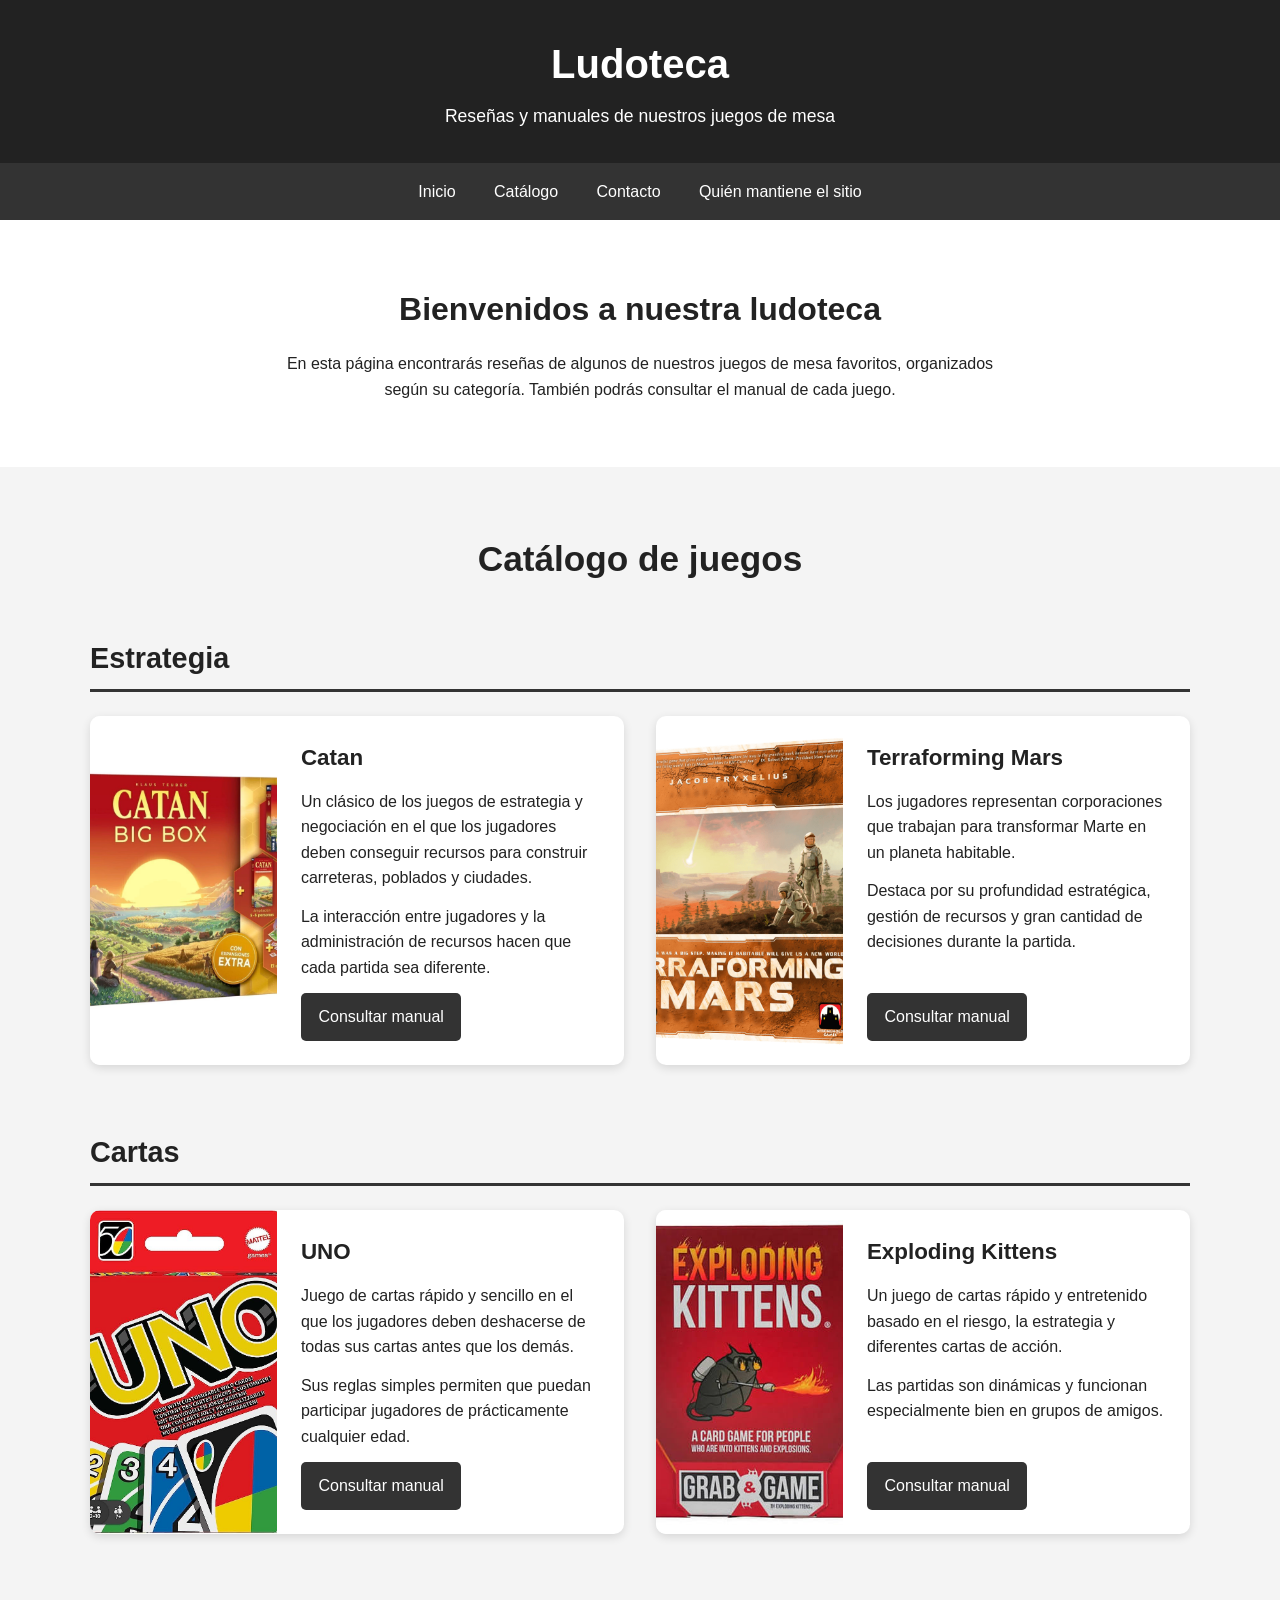
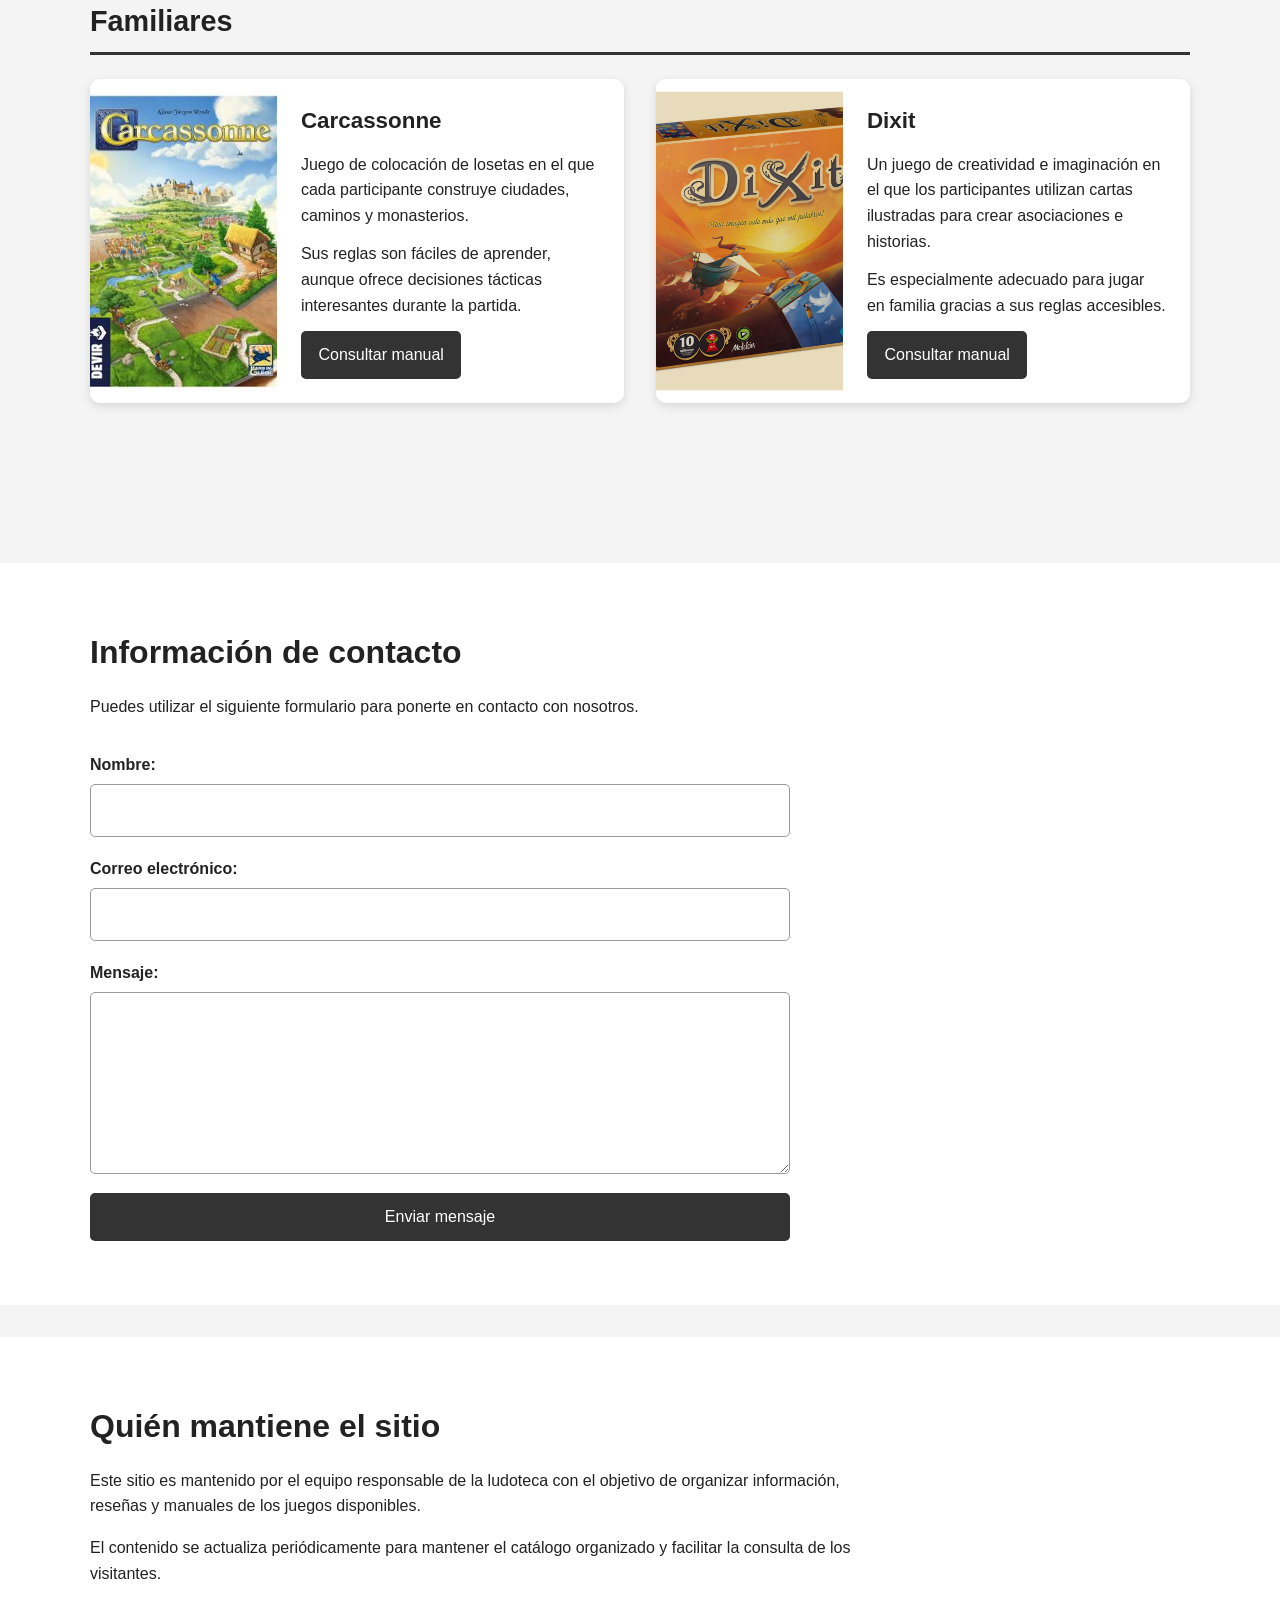
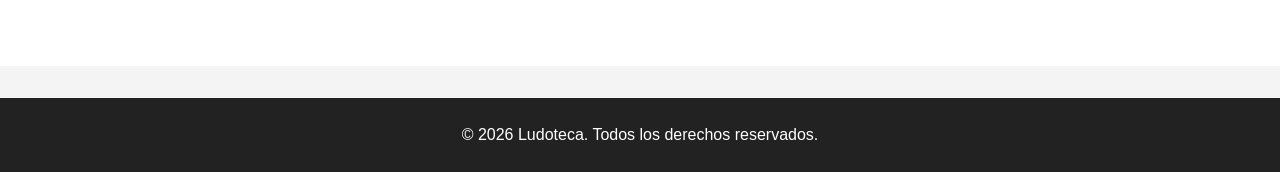
<file: ChatGPT/index.html>
<!DOCTYPE html>
<html lang="es">
<head>
    <meta charset="UTF-8">

    <meta name="viewport" content="width=device-width, initial-scale=1.0">

    <meta name="description"
          content="Ludoteca con reseñas de juegos de mesa organizados por categorías: estrategia, cartas y familiares.">
    <meta name="keywords"
          content="juegos de mesa, ludoteca, reseñas, estrategia, cartas, familiares">
    <meta name="author"
          content="Ludoteca IA">

    <title>Ludoteca - Reseñas de Juegos de Mesa</title>

    <link rel="stylesheet" href="estilosIA.css">
</head>

<body>

    <header class="encabezado">
        <div class="contenedor">
            <h1>Ludoteca</h1>
            <p>Reseñas y manuales de nuestros juegos de mesa</p>
        </div>
    </header>

    <nav class="navegacion" aria-label="Navegación principal">
        <div class="contenedor">
            <ul class="menu">
                <li><a href="#inicio">Inicio</a></li>

                <li class="submenu">
                    <a href="#catalogo">Catálogo</a>
                    <ul class="submenu-lista">
                        <li><a href="#estrategia">Estrategia</a></li>
                        <li><a href="#cartas">Cartas</a></li>
                        <li><a href="#familiares">Familiares</a></li>
                    </ul>
                </li>

                <li><a href="#contacto">Contacto</a></li>
                <li><a href="#mantenimiento">Quién mantiene el sitio</a></li>
            </ul>
        </div>
    </nav>

    <main id="inicio">

        <section class="presentacion">
            <div class="contenedor">
                <h2>Bienvenidos a nuestra ludoteca</h2>

                <p>
                    En esta página encontrarás reseñas de algunos de nuestros
                    juegos de mesa favoritos, organizados según su categoría.
                    También podrás consultar el manual de cada juego.
                </p>
            </div>
        </section>

        <section id="catalogo" class="catalogo">
            <div class="contenedor">

                <h2>Catálogo de juegos</h2>

                <!-- ========================= -->
                <!-- CATEGORÍA ESTRATEGIA       -->
                <!-- ========================= -->

                <section id="estrategia" class="categoria">

                    <h3>Estrategia</h3>

                    <div class="juegos-grid">

                        <article class="tarjeta-juego">

                            <figure class="portada">
                                <img
                                    src="imagenes/catan.png"
                                    alt="Portada del juego Catan"
                                >
                            </figure>

                            <div class="contenido-tarjeta">
                                <h4>Catan</h4>

                                <p>
                                    Un clásico de los juegos de estrategia y
                                    negociación en el que los jugadores deben
                                    conseguir recursos para construir carreteras,
                                    poblados y ciudades.
                                </p>

                                <p>
                                    La interacción entre jugadores y la
                                    administración de recursos hacen que cada
                                    partida sea diferente.
                                </p>

                                <a
                                    class="boton"
                                    href="reglamentos/Catan-reglas.pdf"
                                    target="_blank"
                                >
                                    Consultar manual
                                </a>
                            </div>

                        </article>

                        <article class="tarjeta-juego">

                            <figure class="portada">
                                <img
                                    src="imagenes/Terraforming-Mars.png"
                                    alt="Portada del juego Terraforming Mars"
                                >
                            </figure>

                            <div class="contenido-tarjeta">
                                <h4>Terraforming Mars</h4>

                                <p>
                                    Los jugadores representan corporaciones
                                    que trabajan para transformar Marte en un
                                    planeta habitable.
                                </p>

                                <p>
                                    Destaca por su profundidad estratégica,
                                    gestión de recursos y gran cantidad de
                                    decisiones durante la partida.
                                </p>

                                <a
                                    class="boton"
                                    href="reglamentos/Terraforming-mars.pdf"
                                    target="_blank"
                                >
                                    Consultar manual
                                </a>
                            </div>

                        </article>

                    </div>
                </section>

                <!-- ========================= -->
                <!-- CATEGORÍA CARTAS           -->
                <!-- ========================= -->

                <section id="cartas" class="categoria">

                    <h3>Cartas</h3>

                    <div class="juegos-grid">

                        <article class="tarjeta-juego">

                            <figure class="portada">
                                <img
                                    src="imagenes/uno.jpg"
                                    alt="Portada del juego UNO"
                                >
                            </figure>

                            <div class="contenido-tarjeta">
                                <h4>UNO</h4>

                                <p>
                                    Juego de cartas rápido y sencillo en el que
                                    los jugadores deben deshacerse de todas sus
                                    cartas antes que los demás.
                                </p>

                                <p>
                                    Sus reglas simples permiten que puedan
                                    participar jugadores de prácticamente
                                    cualquier edad.
                                </p>

                                <a
                                    class="boton"
                                    href="reglamentos/UNO-reglas.pdf"
                                    target="_blank"
                                >
                                    Consultar manual
                                </a>
                            </div>

                        </article>

                        <article class="tarjeta-juego">

                            <figure class="portada">
                                <img
                                    src="imagenes/exploding-kittens.jpg"
                                    alt="Portada del juego Exploding Kittens"
                                >
                            </figure>

                            <div class="contenido-tarjeta">
                                <h4>Exploding Kittens</h4>

                                <p>
                                    Un juego de cartas rápido y entretenido
                                    basado en el riesgo, la estrategia y
                                    diferentes cartas de acción.
                                </p>

                                <p>
                                    Las partidas son dinámicas y funcionan
                                    especialmente bien en grupos de amigos.
                                </p>

                                <a
                                    class="boton"
                                    href="reglamentos/reglament-exploding-kittens.pdf"
                                    target="_blank"
                                >
                                    Consultar manual
                                </a>
                            </div>

                        </article>

                    </div>
                </section>

                <!-- ========================= -->
                <!-- CATEGORÍA FAMILIARES       -->
                <!-- ========================= -->

                <section id="familiares" class="categoria">

                    <h3>Familiares</h3>

                    <div class="juegos-grid">

                        <article class="tarjeta-juego">

                            <figure class="portada">
                                <img
                                    src="imagenes/carcassonne.jpg"
                                    alt="Portada del juego Carcassonne"
                                >
                            </figure>

                            <div class="contenido-tarjeta">
                                <h4>Carcassonne</h4>

                                <p>
                                    Juego de colocación de losetas en el que
                                    cada participante construye ciudades,
                                    caminos y monasterios.
                                </p>

                                <p>
                                    Sus reglas son fáciles de aprender,
                                    aunque ofrece decisiones tácticas
                                    interesantes durante la partida.
                                </p>

                                <a
                                    class="boton"
                                    href="reglamentos/reglas-carcassonne-zacatrus.pdf"
                                    target="_blank"
                                >
                                    Consultar manual
                                </a>
                            </div>

                        </article>

                        <article class="tarjeta-juego">

                            <figure class="portada">
                                <img
                                    src="imagenes/dixit.webp"
                                    alt="Portada del juego Dixit"
                                >
                            </figure>

                            <div class="contenido-tarjeta">
                                <h4>Dixit</h4>

                                <p>
                                    Un juego de creatividad e imaginación en
                                    el que los participantes utilizan cartas
                                    ilustradas para crear asociaciones e
                                    historias.
                                </p>

                                <p>
                                    Es especialmente adecuado para jugar en
                                    familia gracias a sus reglas accesibles.
                                </p>

                                <a
                                    class="boton"
                                    href="reglamentos/dixit-reglas-zacatrus.pdf"
                                    target="_blank"
                                >
                                    Consultar manual
                                </a>
                            </div>

                        </article>

                    </div>
                </section>

            </div>
        </section>

        <!-- ========================= -->
        <!-- CONTACTO                   -->
        <!-- ========================= -->

        <section id="contacto" class="seccion-info">
            <div class="contenedor">

                <h2>Información de contacto</h2>

                <p>
                    Puedes utilizar el siguiente formulario para ponerte
                    en contacto con nosotros.
                </p>

                <form class="formulario" action="#" method="post">

                    <div class="campo">
                        <label for="nombre">Nombre:</label>
                        <input
                            type="text"
                            id="nombre"
                            name="nombre"
                            required
                        >
                    </div>

                    <div class="campo">
                        <label for="correo">Correo electrónico:</label>
                        <input
                            type="email"
                            id="correo"
                            name="correo"
                            required
                        >
                    </div>

                    <div class="campo">
                        <label for="mensaje">Mensaje:</label>
                        <textarea
                            id="mensaje"
                            name="mensaje"
                            rows="6"
                            required
                        ></textarea>
                    </div>

                    <button type="submit" class="boton">
                        Enviar mensaje
                    </button>

                </form>

            </div>
        </section>

        <!-- ========================= -->
        <!-- MANTENIMIENTO              -->
        <!-- ========================= -->

        <section id="mantenimiento" class="seccion-info">
            <div class="contenedor">

                <h2>Quién mantiene el sitio</h2>

                <p>
                    Este sitio es mantenido por el equipo responsable de la
                    ludoteca con el objetivo de organizar información,
                    reseñas y manuales de los juegos disponibles.
                </p>

                <p>
                    El contenido se actualiza periódicamente para mantener
                    el catálogo organizado y facilitar la consulta de los
                    visitantes.
                </p>

            </div>
        </section>

    </main>

    <footer class="pie">
        <div class="contenedor">
            <p>&copy; 2026 Ludoteca. Todos los derechos reservados.</p>
        </div>
    </footer>

</body>
</html>
</file>
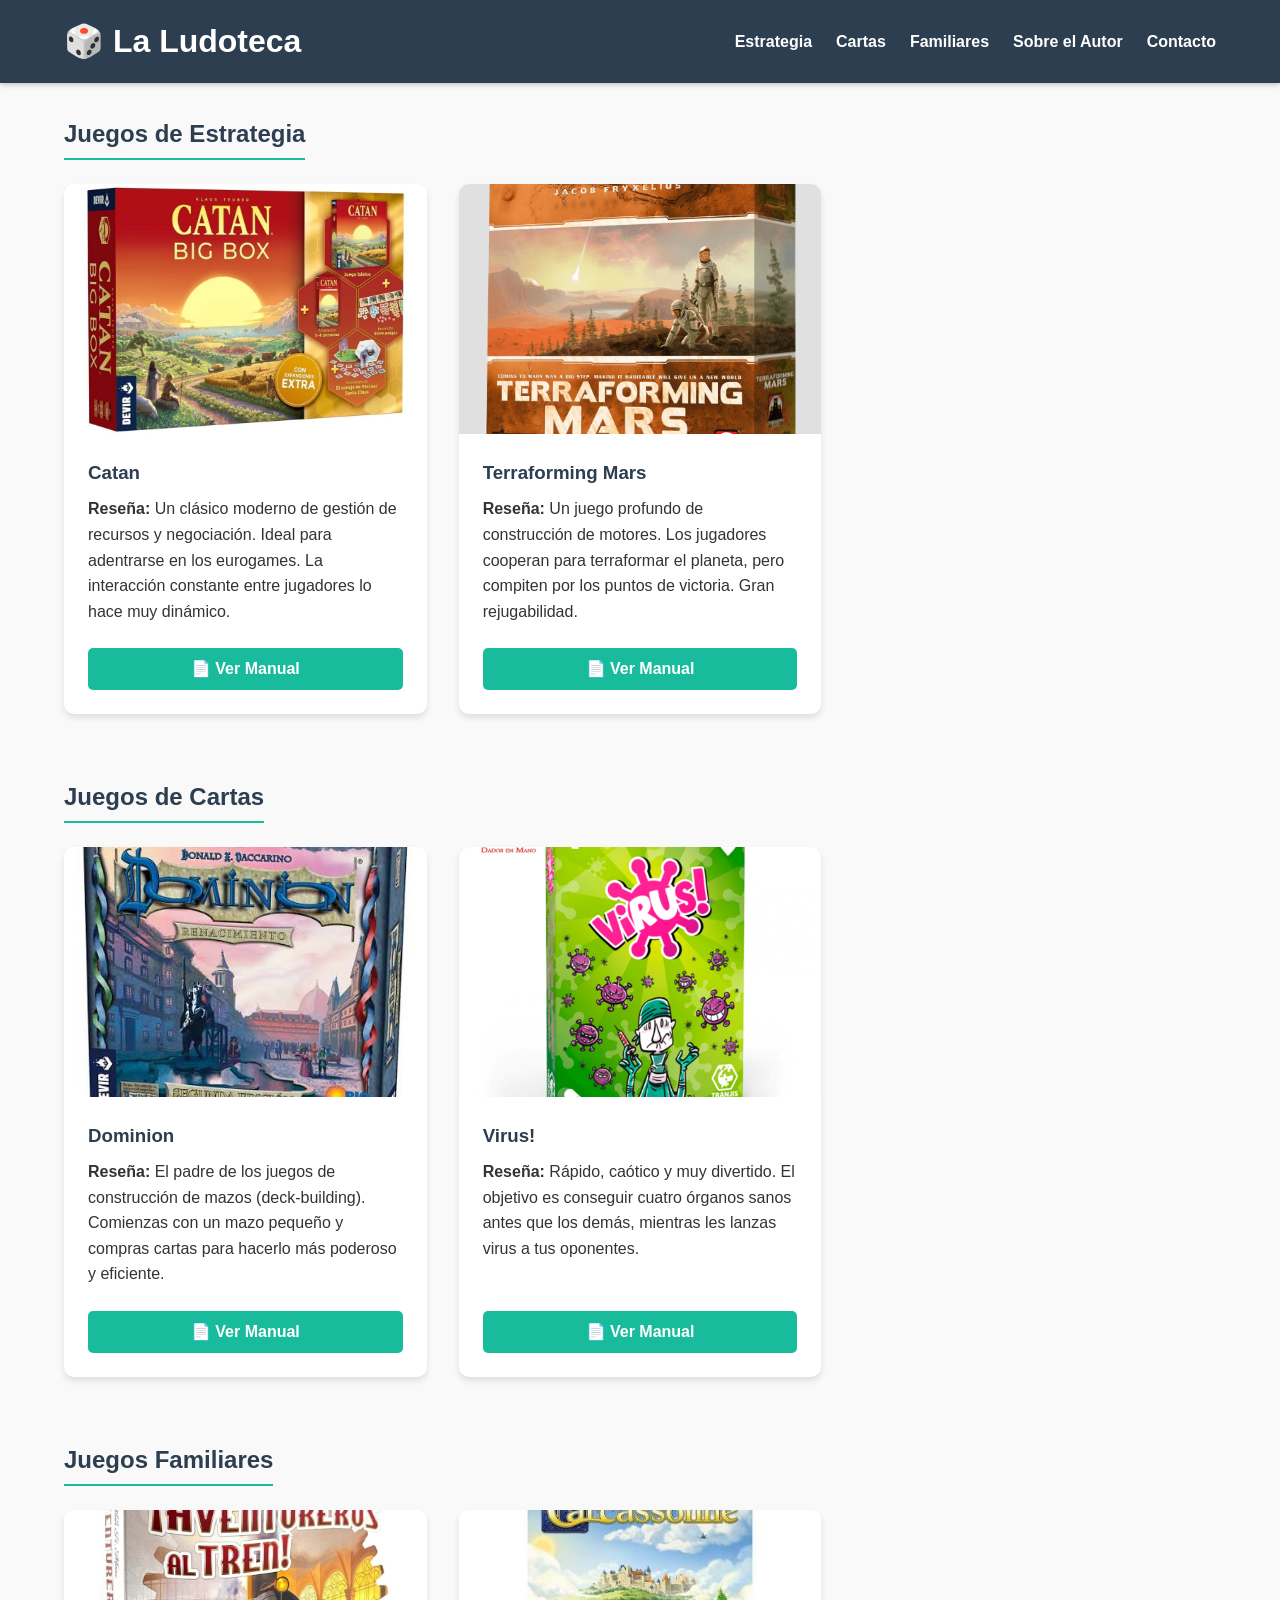
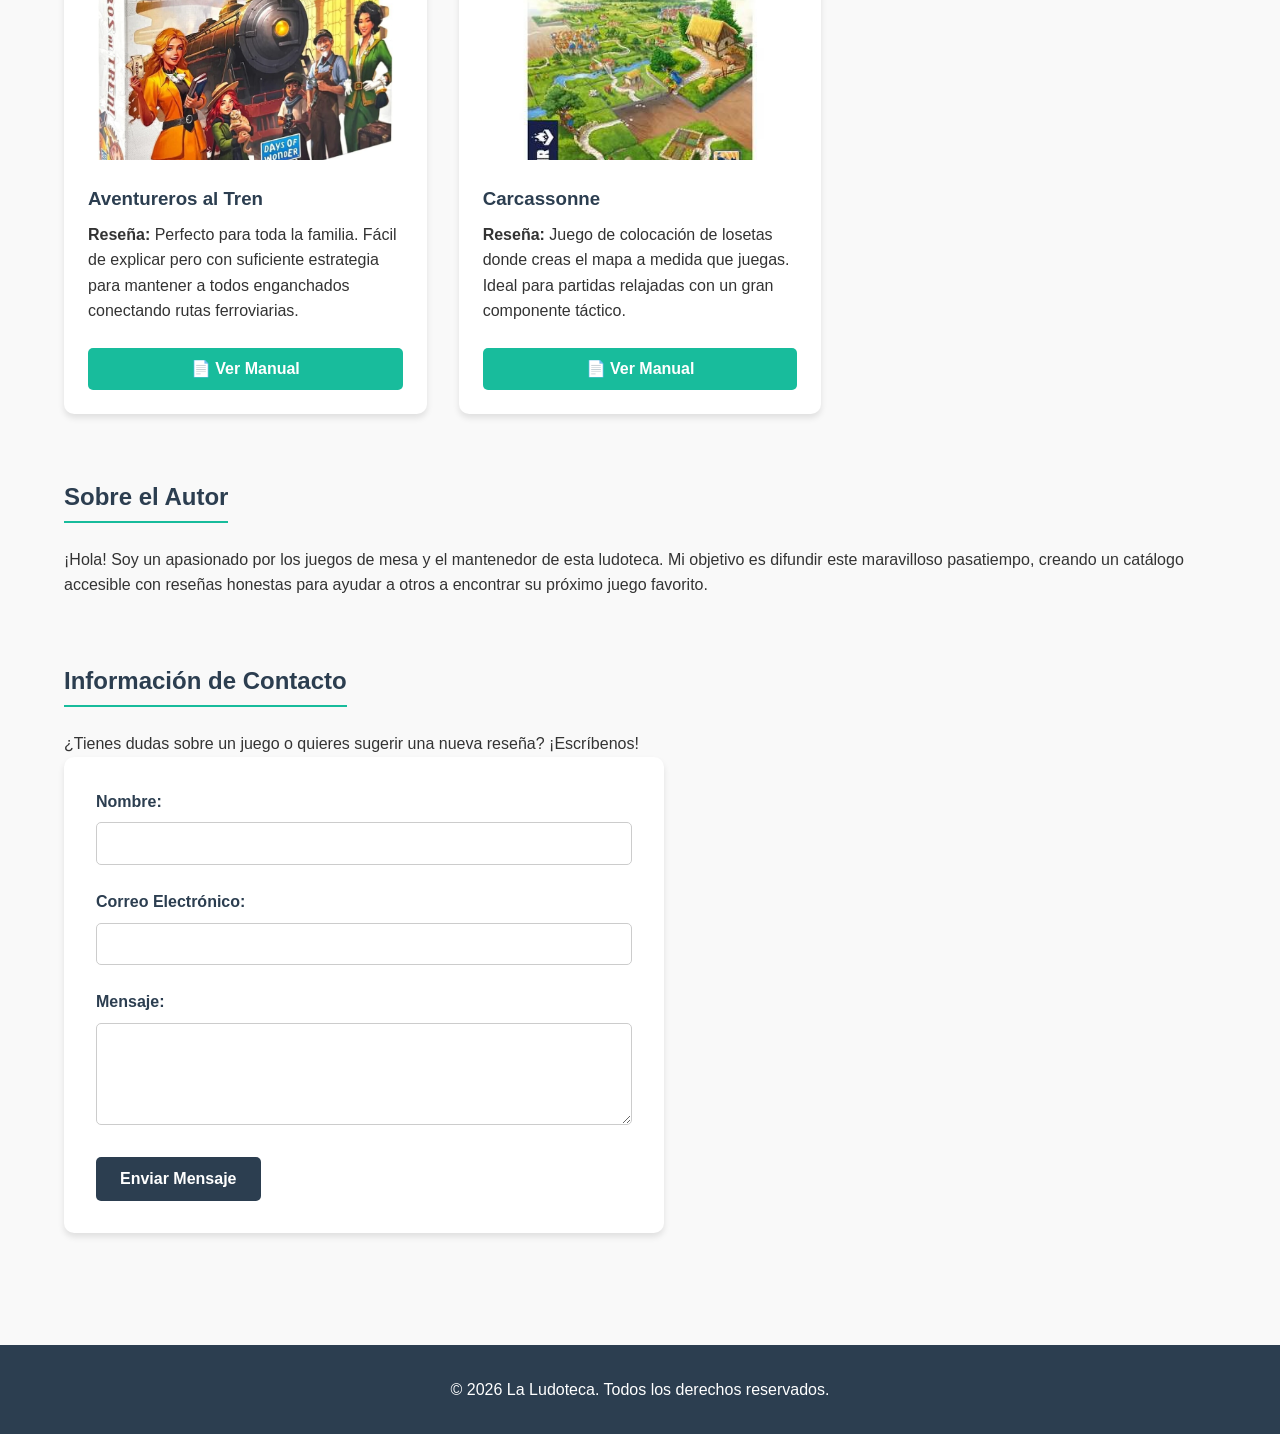
<file: Gemini/index.html>
<!DOCTYPE html>
<html lang="es">
<head>
    <meta charset="UTF-8">
    <meta name="viewport" content="width=device-width, initial-scale=1.0">
    <meta name="description" content="Catálogo y reseñas de juegos de mesa de nuestra ludoteca. Descubre juegos de estrategia, cartas y familiares.">
    <meta name="author" content="Ludoteca BoardGames">
    <title>Ludoteca - Reseñas de Juegos de Mesa</title>
    <!-- Enlace al archivo CSS externo tal como fue solicitado -->
    <link rel="stylesheet" href="estilosIA.css">
</head>
<body>

    <header class="encabezado">
        <div class="contenedor">
            <h1>🎲 La Ludoteca</h1>
            <nav class="navegacion" aria-label="Navegación principal">
                <ul>
                    <li><a href="#estrategia">Estrategia</a></li>
                    <li><a href="#cartas">Cartas</a></li>
                    <li><a href="#familiares">Familiares</a></li>
                    <li><a href="#sobre-quien-mantiene">Sobre el Autor</a></li>
                    <li><a href="#contacto">Contacto</a></li>
                </ul>
            </nav>
        </div>
    </header>

    <main class="contenedor">
        
        <!-- Categoría: Estrategia -->
        <section id="estrategia" class="seccion-juegos">
            <h2>Juegos de Estrategia</h2>
            <div class="grilla-juegos">
                <article class="tarjeta-juego">
                    <img src="imagenes/catan.png" alt="Portada del juego Catan" class="portada">
                    <div class="contenido-tarjeta">
                        <h3>Catan</h3>
                        <p><strong>Reseña:</strong> Un clásico moderno de gestión de recursos y negociación. Ideal para adentrarse en los eurogames. La interacción constante entre jugadores lo hace muy dinámico.</p>
                        <a href="reglamentos/Catan-reglas.pdf" class="btn-manual" target="_blank" rel="noopener">📄 Ver Manual</a>
                    </div>
                </article>
                <article class="tarjeta-juego">
                    <img src="imagenes/Terraforming-Mars.png" alt="Portada del juego Terraforming Mars" class="portada">
                    <div class="contenido-tarjeta">
                        <h3>Terraforming Mars</h3>
                        <p><strong>Reseña:</strong> Un juego profundo de construcción de motores. Los jugadores cooperan para terraformar el planeta, pero compiten por los puntos de victoria. Gran rejugabilidad.</p>
                        <a href="reglamentos/Terraforming-mars.pdf" class="btn-manual" target="_blank" rel="noopener">📄 Ver Manual</a>
                    </div>
                </article>
            </div>
        </section>

        <!-- Categoría: Cartas -->
        <section id="cartas" class="seccion-juegos">
            <h2>Juegos de Cartas</h2>
            <div class="grilla-juegos">
                <article class="tarjeta-juego">
                    <img src="imagenes/dominion.jpg" alt="Portada del juego Dominion" class="portada">
                    <div class="contenido-tarjeta">
                        <h3>Dominion</h3>
                        <p><strong>Reseña:</strong> El padre de los juegos de construcción de mazos (deck-building). Comienzas con un mazo pequeño y compras cartas para hacerlo más poderoso y eficiente.</p>
                        <a href="reglamentos/Dominion.pdf" class="btn-manual" target="_blank" rel="noopener">📄 Ver Manual</a>
                    </div>
                </article>
                <article class="tarjeta-juego">
                    <img src="imagenes/virus.webp" alt="Portada del juego Virus!" class="portada">
                    <div class="contenido-tarjeta">
                        <h3>Virus!</h3>
                        <p><strong>Reseña:</strong> Rápido, caótico y muy divertido. El objetivo es conseguir cuatro órganos sanos antes que los demás, mientras les lanzas virus a tus oponentes.</p>
                        <a href="reglamentos/Virus.pdf" class="btn-manual" target="_blank" rel="noopener">📄 Ver Manual</a>
                    </div>
                </article>
            </div>
        </section>

        <!-- Categoría: Familiares -->
        <section id="familiares" class="seccion-juegos">
            <h2>Juegos Familiares</h2>
            <div class="grilla-juegos">
                <article class="tarjeta-juego">
                    <img src="imagenes/aventureros-al-tren.webp" alt="Portada del juego Aventureros al Tren" class="portada">
                    <div class="contenido-tarjeta">
                        <h3>Aventureros al Tren</h3>
                        <p><strong>Reseña:</strong> Perfecto para toda la familia. Fácil de explicar pero con suficiente estrategia para mantener a todos enganchados conectando rutas ferroviarias.</p>
                        <a href="reglamentos/reglas-aventureros-al-tren-europa-zacatrus.pdf" class="btn-manual" target="_blank" rel="noopener">📄 Ver Manual</a>
                    </div>
                </article>
                <article class="tarjeta-juego">
                    <img src="imagenes/carcassonne.jpg" alt="Portada del juego Carcassonne" class="portada">
                    <div class="contenido-tarjeta">
                        <h3>Carcassonne</h3>
                        <p><strong>Reseña:</strong> Juego de colocación de losetas donde creas el mapa a medida que juegas. Ideal para partidas relajadas con un gran componente táctico.</p>
                        <a href="reglamentos/reglas-carcassonne-zacatrus.pdf" class="btn-manual" target="_blank" rel="noopener">📄 Ver Manual</a>
                    </div>
                </article>
            </div>
        </section>

        <!-- Sección: Sobre Quien Mantiene -->
        <section id="sobre-quien-mantiene" class="seccion-info">
            <h2>Sobre el Autor</h2>
            <p>¡Hola! Soy un apasionado por los juegos de mesa y el mantenedor de esta ludoteca. Mi objetivo es difundir este maravilloso pasatiempo, creando un catálogo accesible con reseñas honestas para ayudar a otros a encontrar su próximo juego favorito.</p>
        </section>

        <!-- Sección: Contacto -->
        <section id="contacto" class="seccion-info">
            <h2>Información de Contacto</h2>
            <p>¿Tienes dudas sobre un juego o quieres sugerir una nueva reseña? ¡Escríbenos!</p>
            <form action="#" method="POST" class="formulario-contacto">
                <div class="grupo-form">
                    <label for="nombre">Nombre:</label>
                    <input type="text" id="nombre" name="nombre" required>
                </div>
                <div class="grupo-form">
                    <label for="email">Correo Electrónico:</label>
                    <input type="email" id="email" name="email" required>
                </div>
                <div class="grupo-form">
                    <label for="mensaje">Mensaje:</label>
                    <textarea id="mensaje" name="mensaje" rows="5" required></textarea>
                </div>
                <button type="submit" class="btn-enviar">Enviar Mensaje</button>
            </form>
        </section>

    </main>

    <footer class="pie-pagina">
        <p>&copy; 2026 La Ludoteca. Todos los derechos reservados.</p>
    </footer>

</body>
</html>
</file>
<file: ChatGPT/estilosIA.css>
/* =========================================
   CONFIGURACIÓN GENERAL
   ========================================= */

* {
    box-sizing: border-box;
    margin: 0;
    padding: 0;
}

html {
    scroll-behavior: smooth;
    scroll-padding-top: 90px;
}

body {
    font-family: Arial, Helvetica, sans-serif;
    line-height: 1.6;
    background-color: #f4f4f4;
    color: #222;
}

img {
    max-width: 100%;
    height: auto;
    display: block;
}

a {
    color: inherit;
}

.contenedor {
    width: min(1100px, 92%);
    margin: 0 auto;
}

/* =========================================
   ENCABEZADO
   ========================================= */

.encabezado {
    background-color: #222;
    color: white;
    text-align: center;
    padding: 2rem 0;
}

.encabezado h1 {
    font-size: 2.5rem;
    margin-bottom: 0.4rem;
}

.encabezado p {
    font-size: 1.1rem;
}

/* =========================================
   NAVEGACIÓN
   ========================================= */

.navegacion {
    background-color: #333;
    color: white;
    position: sticky;
    top: 0;
    z-index: 1000;
}

.menu {
    display: flex;
    justify-content: center;
    align-items: center;
    list-style: none;
    flex-wrap: wrap;
}

.menu > li {
    position: relative;
}

.menu a {
    display: block;
    text-decoration: none;
    padding: 1rem 1.2rem;
    transition: background-color 0.2s ease;
}

.menu a:hover,
.menu a:focus {
    background-color: #555;
}

/* =========================================
   SUBMENÚ DEL CATÁLOGO
   ========================================= */

.submenu-lista {
    display: none;
    position: absolute;
    top: 100%;
    left: 0;
    min-width: 180px;
    list-style: none;
    background-color: #333;
}

.submenu:hover .submenu-lista,
.submenu:focus-within .submenu-lista {
    display: block;
}

.submenu-lista li {
    width: 100%;
}

.submenu-lista a {
    width: 100%;
}

/* =========================================
   PRESENTACIÓN
   ========================================= */

.presentacion {
    background-color: white;
    padding: 4rem 0;
    text-align: center;
}

.presentacion h2 {
    margin-bottom: 1rem;
    font-size: 2rem;
}

.presentacion p {
    max-width: 750px;
    margin: 0 auto;
}

/* =========================================
   CATÁLOGO
   ========================================= */

.catalogo {
    padding: 4rem 0;
}

.catalogo > .contenedor > h2 {
    text-align: center;
    font-size: 2.2rem;
    margin-bottom: 3rem;
}

/* =========================================
   CATEGORÍAS
   ========================================= */

.categoria {
    margin-bottom: 4rem;
    scroll-margin-top: 90px;
}

.categoria h3 {
    font-size: 1.8rem;
    margin-bottom: 1.5rem;
    border-bottom: 3px solid #333;
    padding-bottom: 0.5rem;
}

/* =========================================
   GRID DE JUEGOS
   ========================================= */

.juegos-grid {
    display: grid;
    grid-template-columns: repeat(2, minmax(0, 1fr));
    gap: 2rem;
}

/* =========================================
   TARJETAS
   ========================================= */

.tarjeta-juego {
    background-color: white;
    border-radius: 10px;
    overflow: hidden;

    display: grid;
    grid-template-columns: minmax(150px, 35%) 1fr;

    box-shadow: 0 3px 10px rgba(0, 0, 0, 0.12);

    transition:
        transform 0.2s ease,
        box-shadow 0.2s ease;
}

.tarjeta-juego:hover {
    transform: translateY(-4px);
    box-shadow: 0 7px 18px rgba(0, 0, 0, 0.18);
}

.portada {
    width: 100%;
    height: 100%;
}

.portada img {
    width: 100%;
    height: 100%;
    min-height: 260px;
    object-fit: cover;
}

.contenido-tarjeta {
    display: flex;
    flex-direction: column;
    padding: 1.5rem;
}

.contenido-tarjeta h4 {
    font-size: 1.4rem;
    margin-bottom: 0.8rem;
}

.contenido-tarjeta p {
    margin-bottom: 0.8rem;
}

/* =========================================
   BOTONES
   ========================================= */

.boton {
    display: inline-block;
    align-self: flex-start;
    margin-top: auto;

    padding: 0.7rem 1.1rem;

    background-color: #333;
    color: white;

    border: none;
    border-radius: 5px;

    text-decoration: none;
    font: inherit;
    cursor: pointer;
}

.boton:hover,
.boton:focus {
    background-color: #555;
}

/* =========================================
   CONTACTO / INFORMACIÓN
   ========================================= */

.seccion-info {
    background-color: white;
    padding: 4rem 0;
    margin-top: 2rem;
    scroll-margin-top: 90px;
}

.seccion-info h2 {
    font-size: 2rem;
    margin-bottom: 1rem;
}

.seccion-info p {
    max-width: 800px;
    margin-bottom: 1rem;
}

/* =========================================
   FORMULARIO
   ========================================= */

.formulario {
    max-width: 700px;
    margin-top: 2rem;

    display: grid;
    gap: 1.2rem;
}

.campo {
    display: grid;
    gap: 0.4rem;
}

.campo label {
    font-weight: bold;
}

.campo input,
.campo textarea {
    width: 100%;

    padding: 0.8rem;

    border: 1px solid #999;
    border-radius: 5px;

    font: inherit;
    background-color: #fff;
}

.campo input:focus,
.campo textarea:focus {
    outline: 3px solid #aaa;
    border-color: #333;
}

/* =========================================
   PIE DE PÁGINA
   ========================================= */

.pie {
    background-color: #222;
    color: white;
    text-align: center;
    padding: 1.5rem 0;
    margin-top: 2rem;
}

/* =========================================
   RESPONSIVE - TABLETS
   ========================================= */

@media (max-width: 900px) {

    .juegos-grid {
        grid-template-columns: 1fr;
    }

    .tarjeta-juego {
        grid-template-columns: 220px 1fr;
    }
}

/* =========================================
   RESPONSIVE - CELULARES
   ========================================= */

@media (max-width: 600px) {

    .encabezado h1 {
        font-size: 2rem;
    }

    .menu {
        flex-direction: column;
        align-items: stretch;
    }

    .menu > li {
        width: 100%;
        text-align: center;
    }

    .submenu-lista {
        position: static;
        width: 100%;
    }

    .tarjeta-juego {
        grid-template-columns: 1fr;
    }

    .portada img {
        height: 260px;
        min-height: 0;
    }

    .contenido-tarjeta {
        padding: 1.2rem;
    }

    .presentacion,
    .catalogo,
    .seccion-info {
        padding: 3rem 0;
    }
}
</file>
<file: Gemini/estilosIA.css>
/* --- Variables y Reset --- */
:root {
    --color-primario: #2c3e50;
    --color-secundario: #18bc9c;
    --color-fondo: #f9f9f9;
    --color-texto: #333333;
    --color-blanco: #ffffff;
    --fuente-principal: 'Segoe UI', Tahoma, Geneva, Verdana, sans-serif;
}

* {
    margin: 0;
    padding: 0;
    box-sizing: border-box;
}

/* Scroll suave para los anclajes (Requisito clave sin JS) */
html {
    scroll-behavior: smooth;
}

body {
    font-family: var(--fuente-principal);
    background-color: var(--color-fondo);
    color: var(--color-texto);
    line-height: 1.6;
}

.contenedor {
    width: 90%;
    max-width: 1200px;
    margin: 0 auto;
}

/* --- Encabezado y Navegación --- */
.encabezado {
    background-color: var(--color-primario);
    color: var(--color-blanco);
    padding: 1rem 0;
    position: sticky;
    top: 0;
    z-index: 1000;
    box-shadow: 0 2px 5px rgba(0,0,0,0.2);
}

.encabezado .contenedor {
    display: flex;
    flex-wrap: wrap;
    justify-content: space-between;
    align-items: center;
}

.navegacion ul {
    list-style: none;
    display: flex;
    gap: 1.5rem;
    flex-wrap: wrap;
}

.navegacion a {
    color: var(--color-blanco);
    text-decoration: none;
    font-weight: bold;
    transition: color 0.3s ease;
}

.navegacion a:hover {
    color: var(--color-secundario);
}

/* --- Secciones Principales --- */
main {
    padding-top: 2rem;
    padding-bottom: 3rem;
}

h2 {
    margin-bottom: 1.5rem;
    border-bottom: 2px solid var(--color-secundario);
    display: inline-block;
    padding-bottom: 0.3rem;
    color: var(--color-primario);
}

.seccion-juegos, .seccion-info {
    margin-bottom: 4rem;
    /* Ajuste para que el sticky header no tape el título al hacer scroll */
    scroll-margin-top: 100px; 
}

/* --- Layout de Grilla para Juegos (Requisito CSS Grid) --- */
.grilla-juegos {
    display: grid;
    grid-template-columns: repeat(auto-fill, minmax(300px, 1fr));
    gap: 2rem;
}

/* --- Tarjetas de Juegos --- */
.tarjeta-juego {
    background-color: var(--color-blanco);
    border-radius: 10px;
    box-shadow: 0 4px 6px rgba(0,0,0,0.1);
    overflow: hidden;
    display: flex;
    flex-direction: column;
    transition: transform 0.3s ease, box-shadow 0.3s ease;
}

.tarjeta-juego:hover {
    transform: translateY(-5px);
    box-shadow: 0 8px 12px rgba(0,0,0,0.15);
}

.portada {
    width: 100%;
    height: 250px;
    object-fit: cover;
    background-color: #e0e0e0; /* Fallback color si no carga la imagen */
}

.contenido-tarjeta {
    padding: 1.5rem;
    display: flex;
    flex-direction: column;
    flex-grow: 1;
}

.contenido-tarjeta h3 {
    margin-bottom: 0.5rem;
    color: var(--color-primario);
}

.contenido-tarjeta p {
    margin-bottom: 1.5rem;
    flex-grow: 1;
}

.btn-manual {
    display: inline-block;
    background-color: var(--color-secundario);
    color: var(--color-blanco);
    padding: 0.5rem 1rem;
    text-decoration: none;
    border-radius: 5px;
    text-align: center;
    font-weight: bold;
    transition: background-color 0.3s ease;
}

.btn-manual:hover {
    background-color: #128f76;
}

/* --- Formulario de Contacto --- */
.formulario-contacto {
    background-color: var(--color-blanco);
    padding: 2rem;
    border-radius: 10px;
    box-shadow: 0 4px 6px rgba(0,0,0,0.1);
    max-width: 600px;
}

.grupo-form {
    margin-bottom: 1.5rem;
}

.grupo-form label {
    display: block;
    margin-bottom: 0.5rem;
    font-weight: bold;
    color: var(--color-primario);
}

.grupo-form input,
.grupo-form textarea {
    width: 100%;
    padding: 0.8rem;
    border: 1px solid #ccc;
    border-radius: 5px;
    font-family: inherit;
}

.grupo-form input:focus,
.grupo-form textarea:focus {
    outline: none;
    border-color: var(--color-secundario);
}

.btn-enviar {
    background-color: var(--color-primario);
    color: var(--color-blanco);
    border: none;
    padding: 0.8rem 1.5rem;
    font-size: 1rem;
    border-radius: 5px;
    cursor: pointer;
    font-weight: bold;
    transition: background-color 0.3s ease;
}

.btn-enviar:hover {
    background-color: #1a252f;
}

/* --- Pie de Página --- */
.pie-pagina {
    text-align: center;
    padding: 2rem 0;
    background-color: var(--color-primario);
    color: var(--color-blanco);
    margin-top: auto;
}

/* --- Media Queries (Responsividad Adicional) --- */
@media (max-width: 768px) {
    .encabezado .contenedor {
        flex-direction: column;
        text-align: center;
    }

    .navegacion ul {
        margin-top: 1rem;
        justify-content: center;
    }
}
</file>
